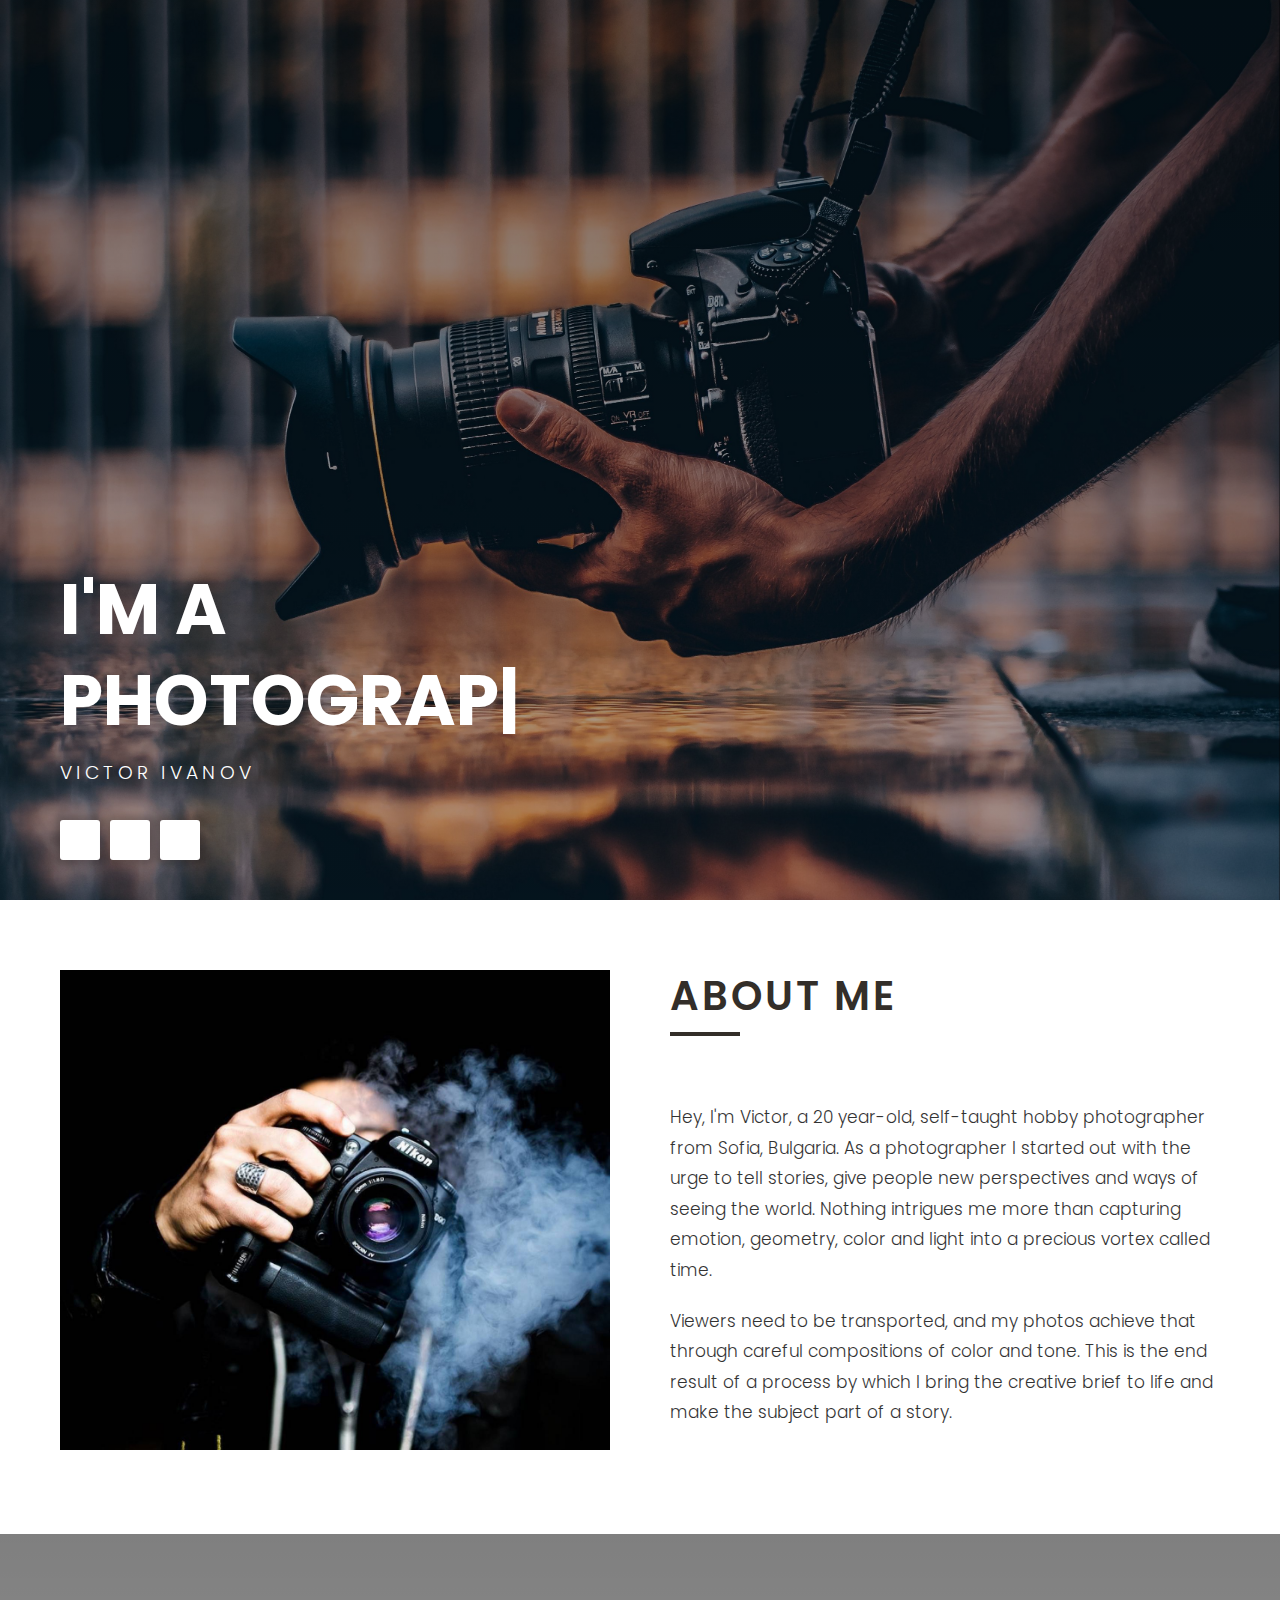
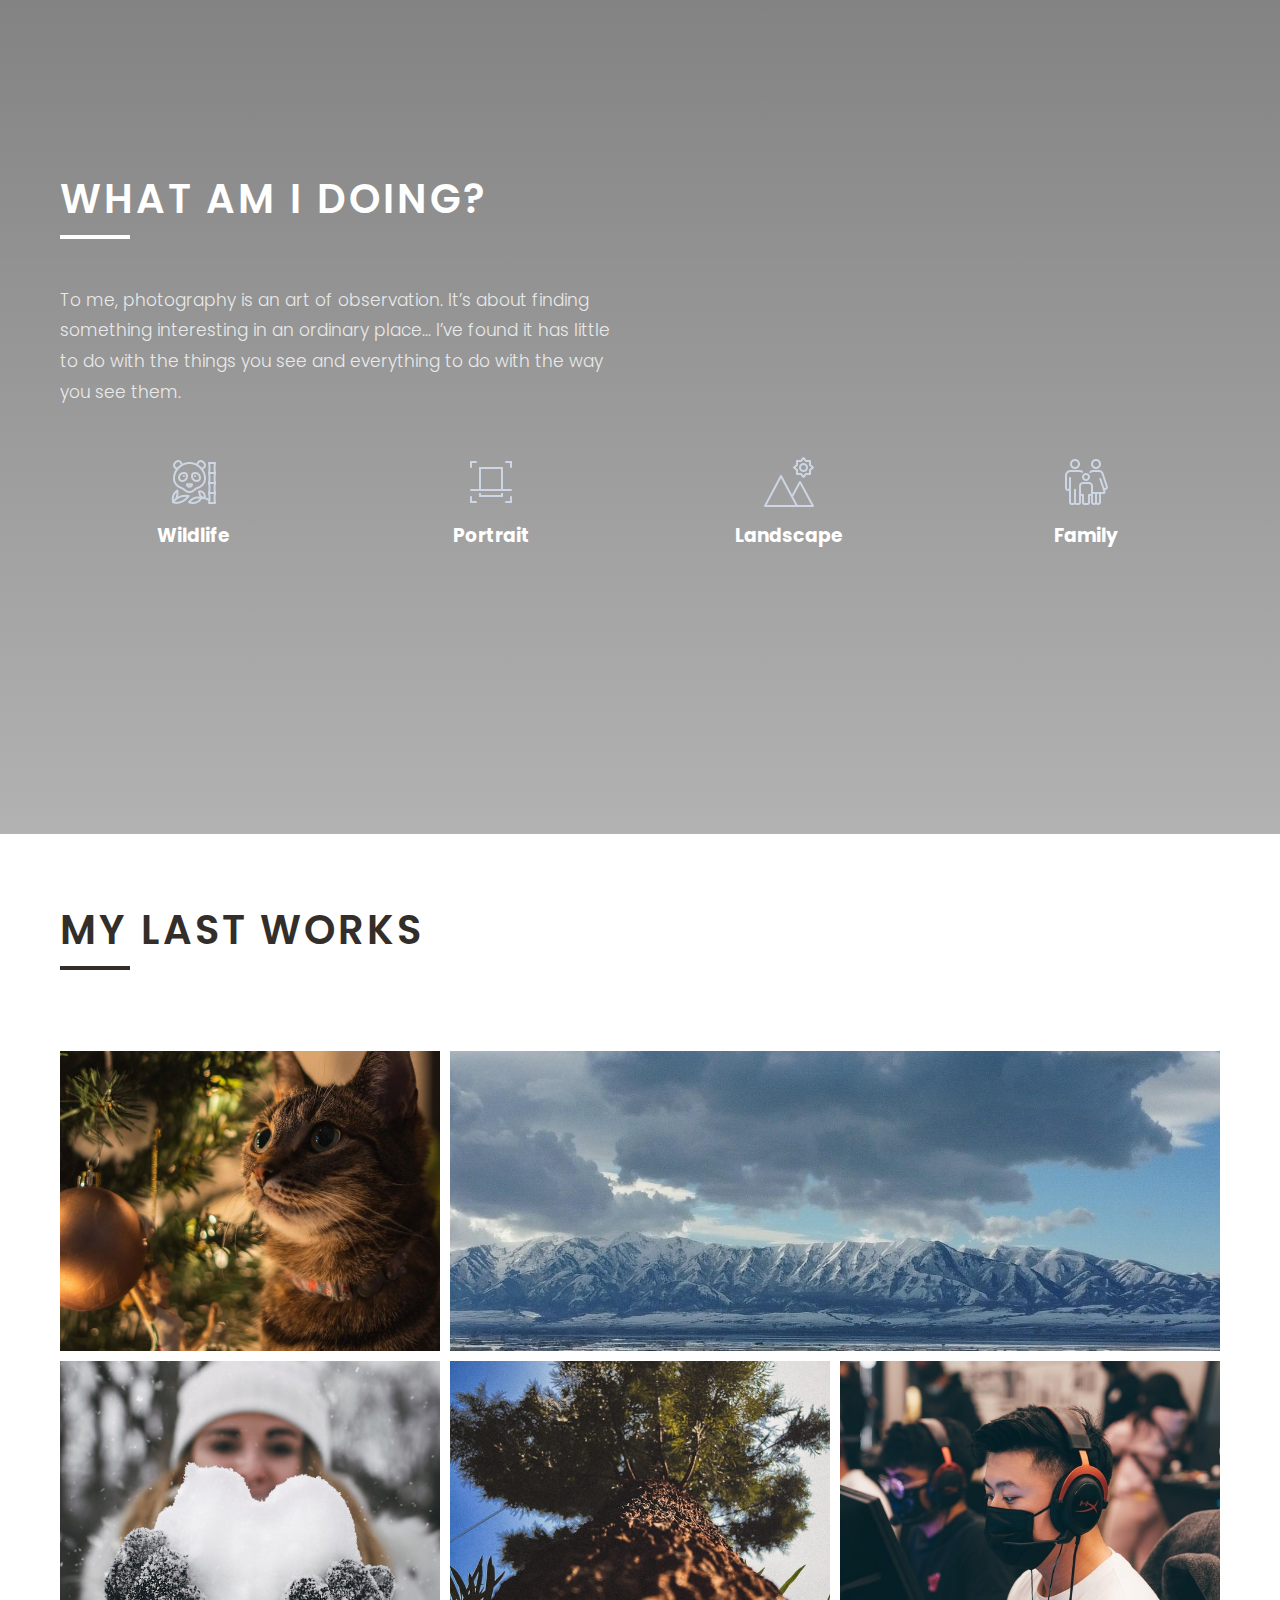
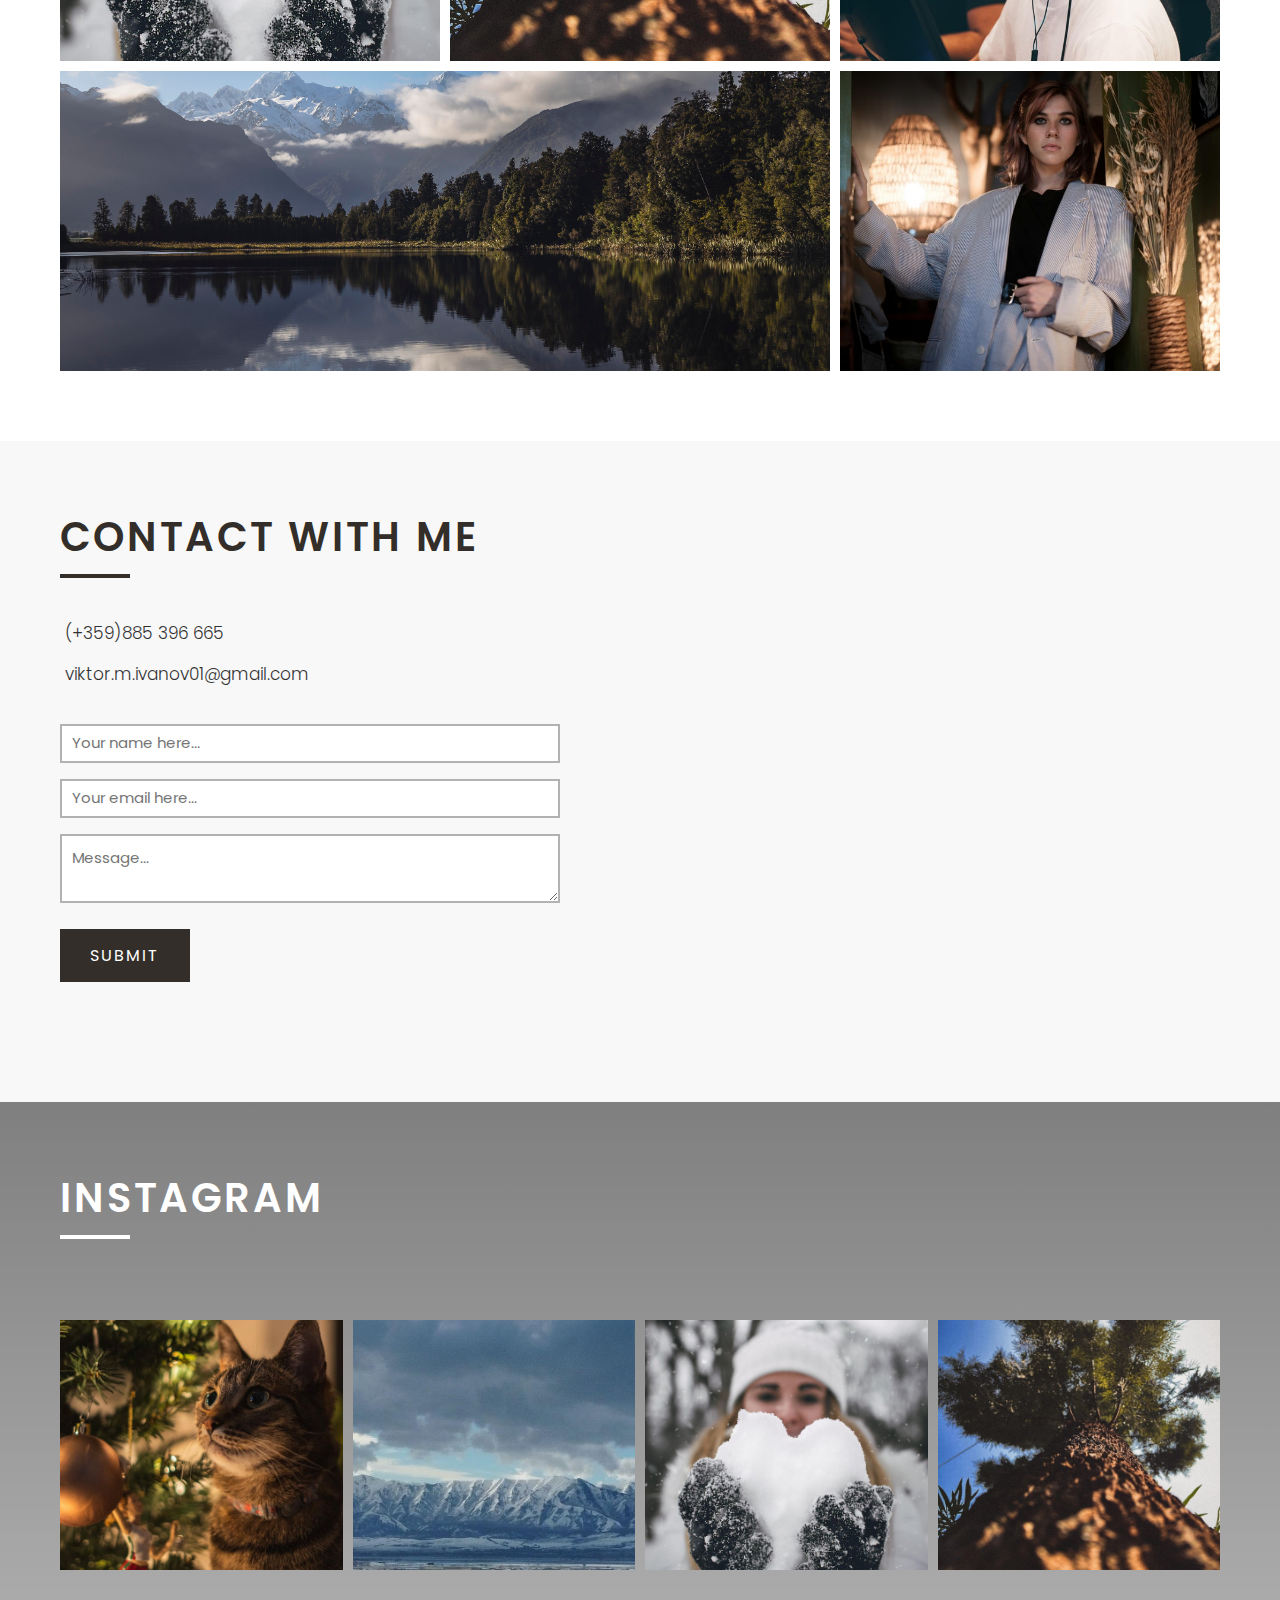
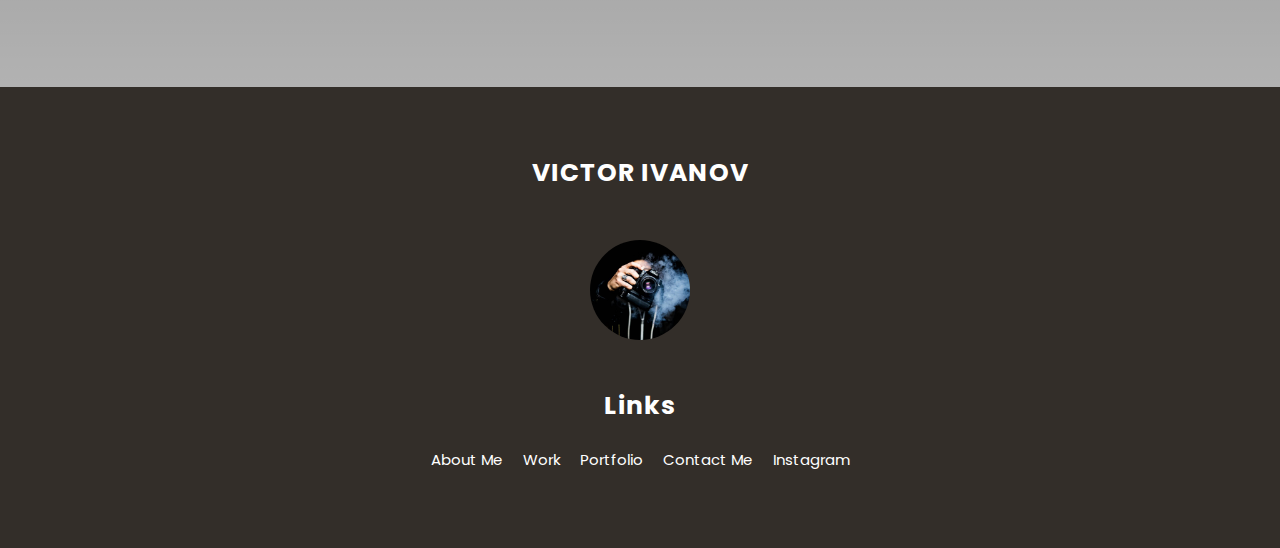
<file: index.html>
<!DOCTYPE html>
<html lang="en">

<head>
    <meta charset="UTF-8">
    <meta http-equiv="X-UA-Compatible" content="IE=edge">
    <meta name="viewport" content="width=device-width, initial-scale=1.0">
    <title>Victor Ivanov – Photography</title>
    <!-- font awesome -->
    <link rel="stylesheet" href="https://cdnjs.cloudflare.com/ajax/libs/font-awesome/6.0.0-beta2/css/all.min.css"
        integrity="sha512-YWzhKL2whUzgiheMoBFwW8CKV4qpHQAEuvilg9FAn5VJUDwKZZxkJNuGM4XkWuk94WCrrwslk8yWNGmY1EduTA=="
        crossorigin="anonymous" referrerpolicy="no-referrer" />
    <link rel="stylesheet" href="css/style.css">
    <link rel="icon" type="image/png" href="images/favicon-cam.png" />

</head>

<body>

    <!-- header -->
    <header id="header" class="vh-100 flex">
        <div class="container">
            <div class="header-content">
                <h1>I'm a<br><span class="typewrite" data-loop="yes" data-speed="100" data-delay="2000"
                        data-words='["photographer", "videographer", "video editor"]'></span></h1>
                <h3>Victor Ivanov</h3>

                <ul class="social-links">
                    <li>
                        <a href="https://www.facebook.com/viktor.ivanov.5264/" target="_blank" class="flex">
                            <i class="fab fa-facebook-f"></i>
                        </a>
                    </li>

                    <li>
                        <a href="https://www.instagram.com/vikoo.ivanov/" target="_blank" class="flex">
                            <i class="fab fa-instagram"></i>
                        </a>
                    </li>

                    <li>
                        <a href="https://www.x.com/vikoo.ivanov/" target="_blank" class="flex">
                            <i class="fab fa-x"></i>
                        </a>
                    </li>

                </ul>
            </div>
        </div>
    </header>
    <!-- end of header -->

    <!-- main content -->
    <main>
        <!-- about section -->
        <section id="about" class="about py-7">
            <div class="container">
                <div class="about-content grid">
                    <div class="about-left">
                        <img src="images/about-pic.jpg" alt="">
                    </div>
                    <div class="about-right">
                        <div class="title">
                            <h2>About Me</h2>
                        </div>
                        <p class="lead"></p>
                        <p class="lead">Hey, I'm Victor, a 20 year-old, self-taught hobby photographer from Sofia,
                            Bulgaria. As a photographer I started out with the urge to tell stories, give people new
                            perspectives and ways of seeing the world. Nothing intrigues me more than capturing emotion,
                            geometry, color and light into a precious vortex called time.</p>
                        <p class="lead">Viewers need to be transported, and my photos achieve that through careful
                            compositions of color and tone. This is the end result of a process by which I bring the
                            creative brief to life and make the subject part of a story.</p>
                        <a href="#work" class="btn-down">
                            <i class="fas fa-chevron-down"></i>
                        </a>
                    </div>
                </div>
            </div>
        </section>
        <!-- end of about section -->

        <!-- work section -->
        <section id="work" class="vh-100 flex py-7">
            <div class="container">
                <div class="work-content">
                    <div class="title">
                        <h2>what am i doing?</h2>
                    </div>
                    <ul class="work-top grid">
                        <li class="lead"></i> To me, photography is an art of observation. It’s about finding something
                            interesting in an ordinary place… I’ve found it has little to do with the things you see and
                            everything to do with the way you see them.</li>
                    </ul>

                    <div class="work-bottom grid">
                        <div>
                            <span class="icon"><img src="images/wildlife-icon.png"></span>
                            <h3>Wildlife</h3>
                        </div>
                        <div>
                            <span class="icon"><img src="images/portrait-icon.png"></span>
                            <h3>Portrait</h3>
                        </div>
                        <div>
                            <span class="icon"><img src="images/landscape-icon.png"></span>
                            <h3>Landscape</h3>
                        </div>
                        <div>
                            <span class="icon"><img src="images/family-icon.png"></span>
                            <h3>Family</h3>
                        </div>
                    </div>
                    <a href="#portfolio" class="btn-down btn-down-white">
                        <i class="fas fa-chevron-down"></i>
                    </a>
                </div>
            </div>
        </section>
        <!-- end of work section -->

        <!-- portfolio section -->
        <section id="portfolio" class="vh-100 py-7">
            <div class="container">
                <div class="portfolio-content">
                    <div class="title">
                        <h2>my last works</h2>
                        <a href="#contact" class="btn-down">
                            <i class="fas fa-chevron-down"></i>
                        </a>
                    </div>

                    <div class="portfolio-grid grid">
                        <div><img src="images/port-1.jpg"></div>
                        <div><img src="images/port-2.jpg"></div>
                        <div><img src="images/port-3.jpg"></div>
                        <div><img src="images/port-4.jpg"></div>
                        <div><img src="images/port-5.jpg"></div>
                        <div><img src="images/port-6.jpg"></div>
                        <div><img src="images/port-7.jpg"></div>
                    </div>
                </div>
            </div>
        </section>
        <!-- end of portfolio section -->

        <!-- contact section -->
        <section id="contact" class="py-7">
            <div class="container">
                <div class="contact-content flex">
                    <div class="contact-left">
                        <div class="title">
                            <h2>contact with me</h2>

                        </div>
                        <p class="lead"><i class="fas fa-phone-alt"></i> (+359)885 396 665 </p>
                        <p class="lead"><i class="fas fa-envelope"></i> viktor.m.ivanov01@gmail.com </p>
                        <form action="">
                            <input type="text" class="form-control" placeholder="Your name here...">
                            <input type="email" class="form-control" placeholder="Your email here...">
                            <textarea name="message" class="form-control" cols="30" rows="3"
                                placeholder="Message..."></textarea>
                            <input type="submit" class="btn-submit btn" value="Submit">
                        </form>

                    </div>

                    <div class="contact-right">
                        <div class="map-container">
                            <iframe
                                src="https://www.google.com/maps/embed?pb=!1m18!1m12!1m3!1d2932.876930770434!2d23.3190108!3d42.6851492!2m3!1f0!2f0!3f0!3m2!1i1024!2i768!4f13.1!3m3!1m2!1s0x40aa850fb6af8ebb%3A0x87a301b7860955b9!2sNational%20Palace%20of%20Culture%20(NDK)!5e0!3m2!1sen!2sbg!4v1763724221720!5m2!1sen!2sbg"
                                allowfullscreen="" loading="lazy" referrerpolicy="no-referrer-when-downgrade">
                            </iframe>
                        </div>

                        <a href="#insta" class="btn-down">
                            <i class="fas fa-chevron-down"></i>
                        </a>
                    </div>
                </div>
            </div>
        </section>
        <!-- end of contact section -->

        <!-- instagram section -->
        <section id="insta" class="py-7">
            <div class="container">
                <div class="insta-content">
                    <div class="title">
                        <h2>instagram</h2>
                        <a href="#footer" class="btn-down btn-down-white">
                            <i class="fas fa-chevron-down"></i>
                        </a>
                    </div>
                    <div class="insta-grid grid">
                        <div>
                            <a href="https://www.instagram.com/p/POST_ID_1/" target="_blank">
                                <img src="images/port-1.jpg" alt="">
                            </a>
                        </div>
                        <div>
                            <a href="https://www.instagram.com/p/POST_ID_2/" target="_blank">
                                <img src="images/port-2.jpg" alt="">
                            </a>
                        </div>
                        <div>
                            <a href="https://www.instagram.com/p/POST_ID_3/" target="_blank">
                                <img src="images/port-3.jpg" alt="">
                            </a>
                        </div>
                        <div>
                            <a href="https://www.instagram.com/p/POST_ID_4/" target="_blank">
                                <img src="images/port-4.jpg" alt="">
                            </a>
                        </div>
                    </div>
                </div>
            </div>
        </section>
        <!-- end of instagram section -->
    </main>
    <!-- end of main content -->

    <!-- footer -->
    <footer id="footer" class="py-7">
        <div class="container">
            <div class="footer-content">
                <div>
                    <h3>VICTOR IVANOV</h3>
                    <div><img src="images/about-pic.jpg"></div>
                </div>

                <div>
                    <h3>Links</h3>
                    <ul class="flex">
                        <li><a href="#about">About Me</a></li>
                        <li><a href="#work">Work</a></li>
                        <li><a href="#portfolio">Portfolio</a></li>
                        <li><a href="#contact">Contact Me</a></li>
                        <li><a href="#insta">Instagram</a></li>
                    </ul>
                </div>
            </div>
        </div>
    </footer>
    <!-- end of footer -->


    <!-- typewriting js -->
    <script src="typewriting-master/typewriting.js"></script>
</body>

</html>
</file>
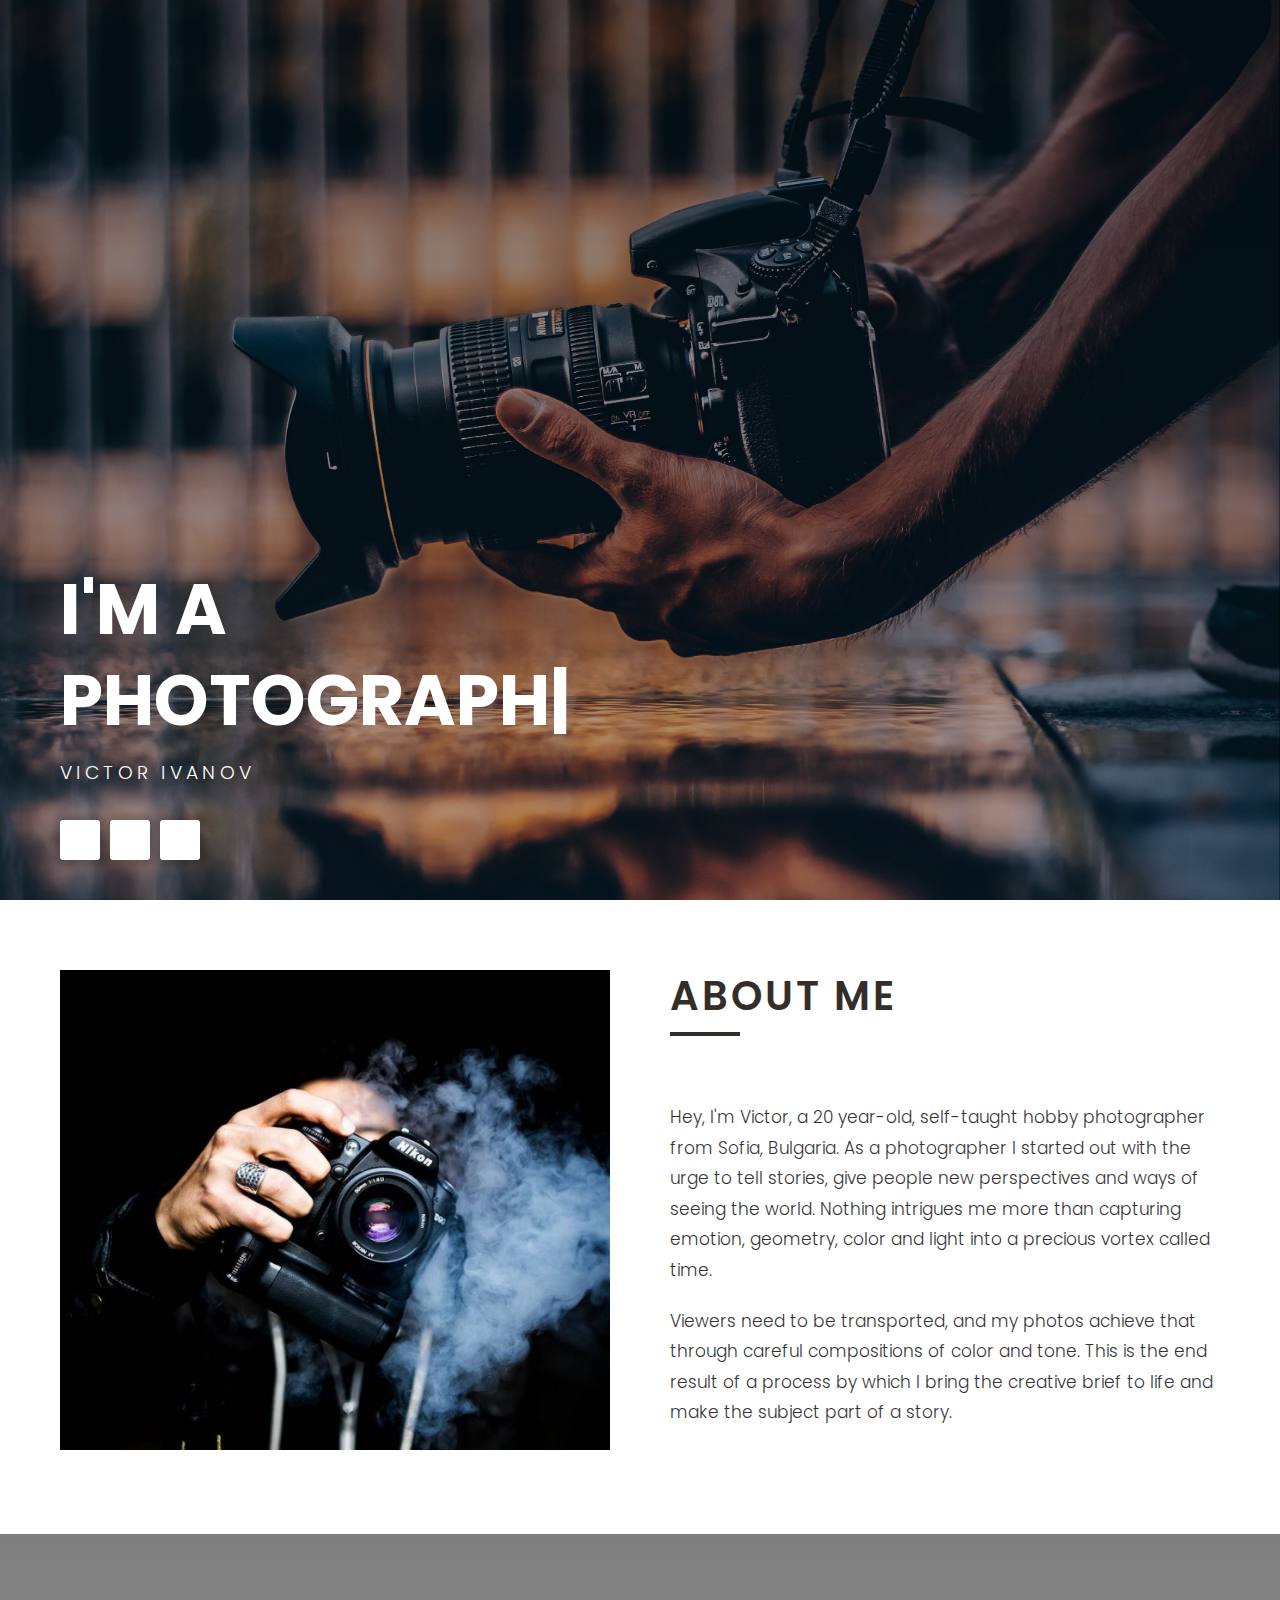
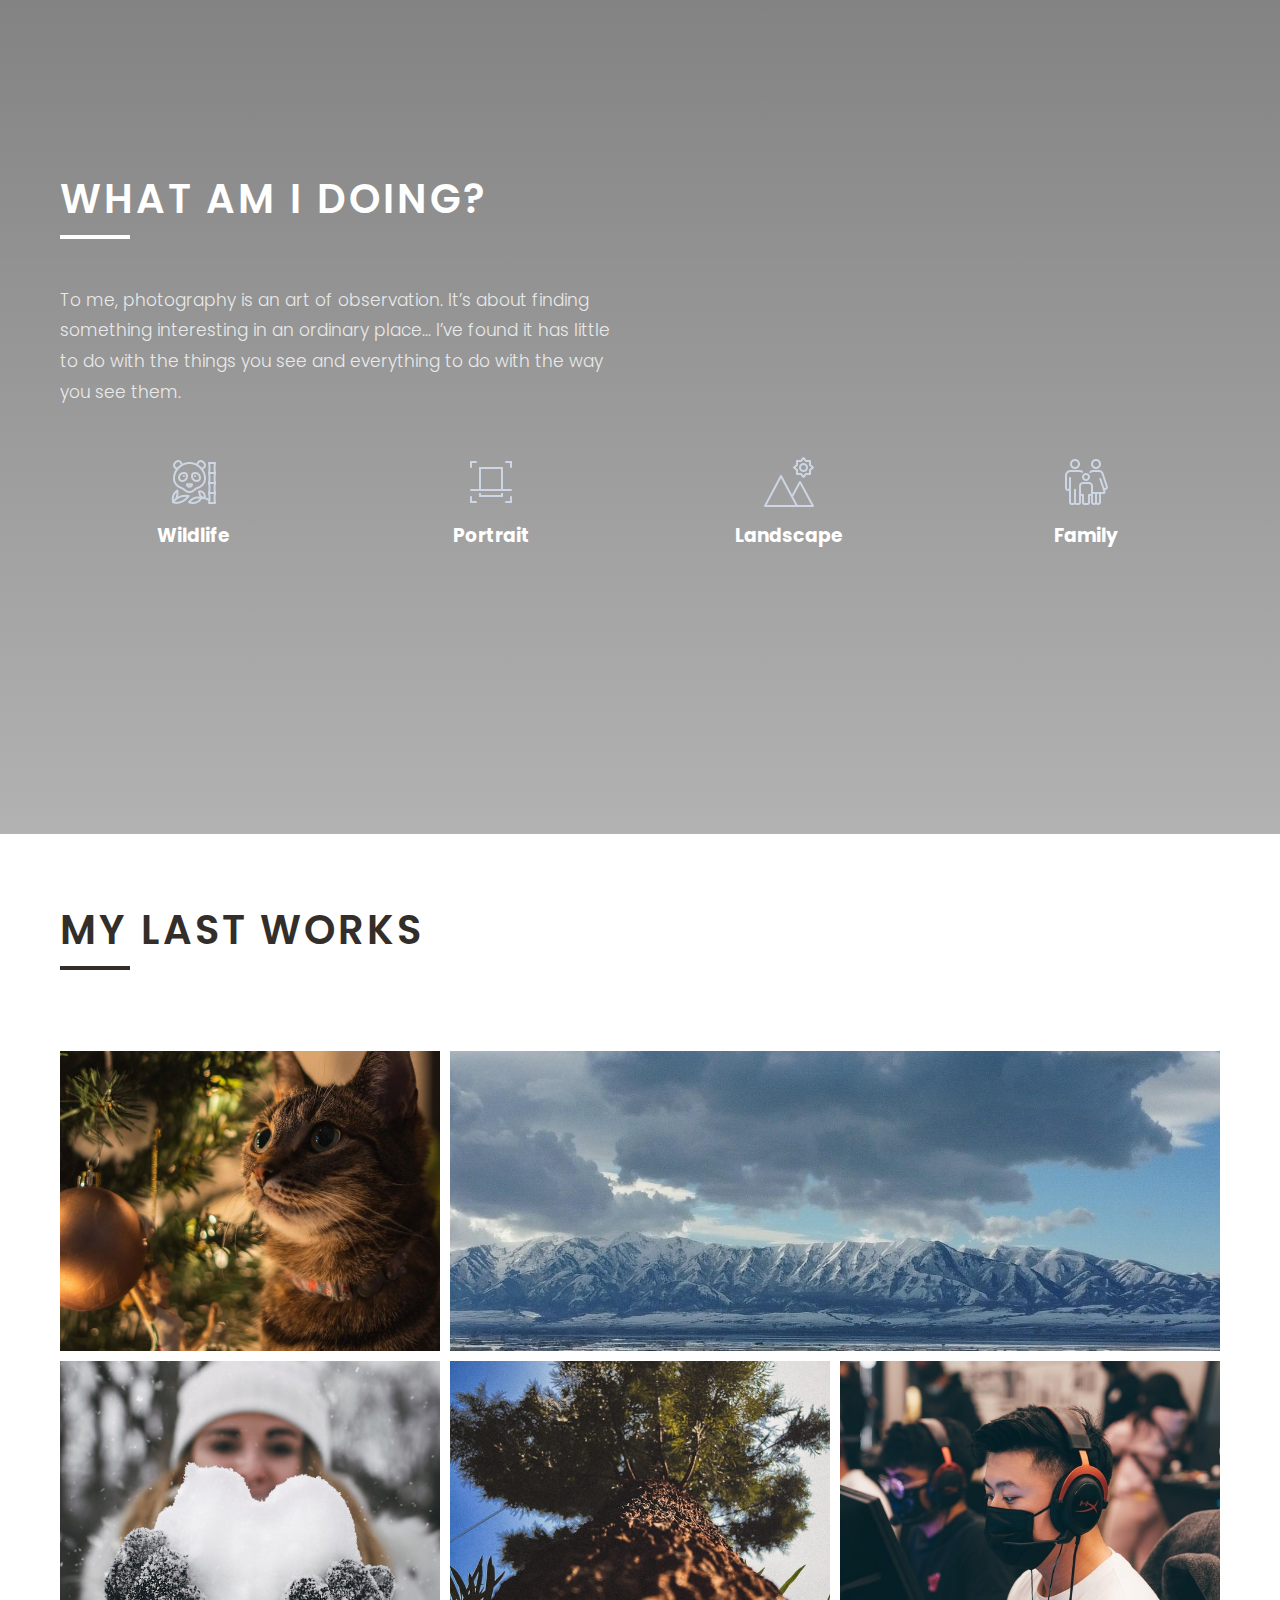
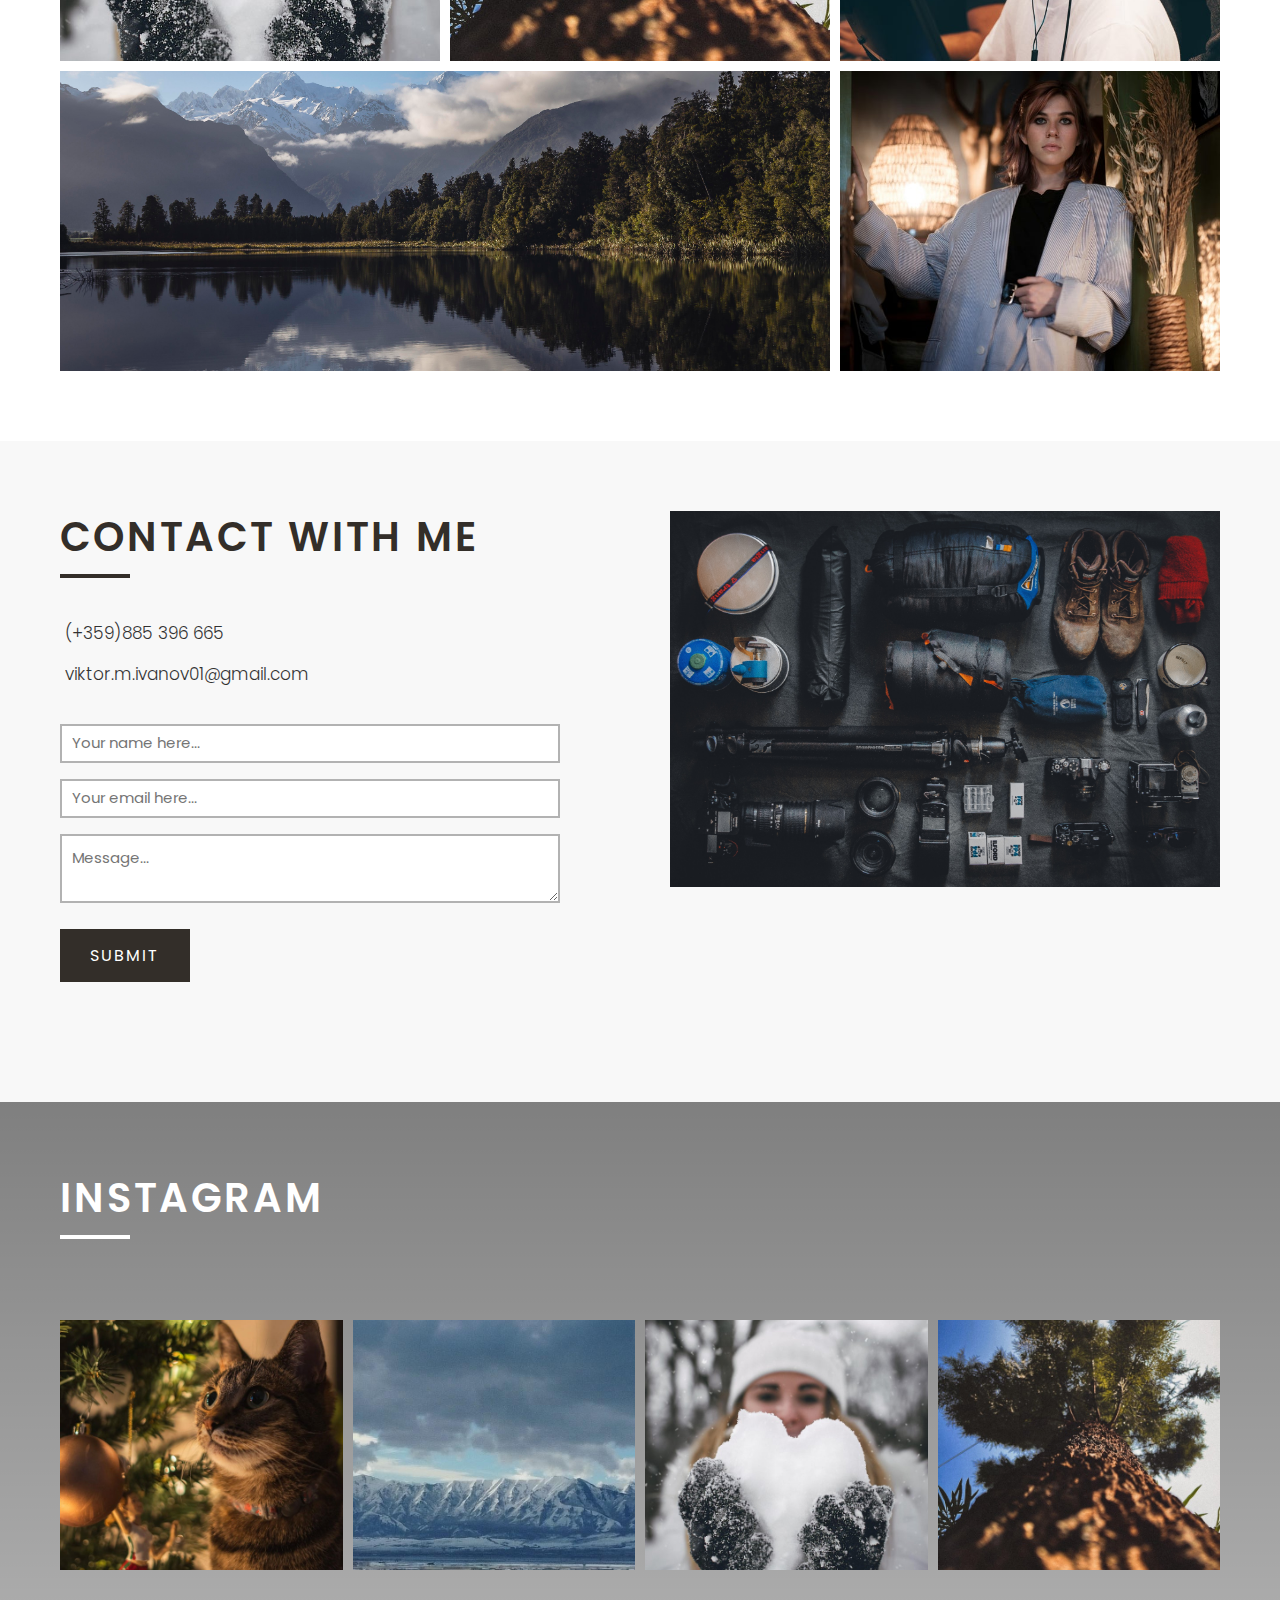
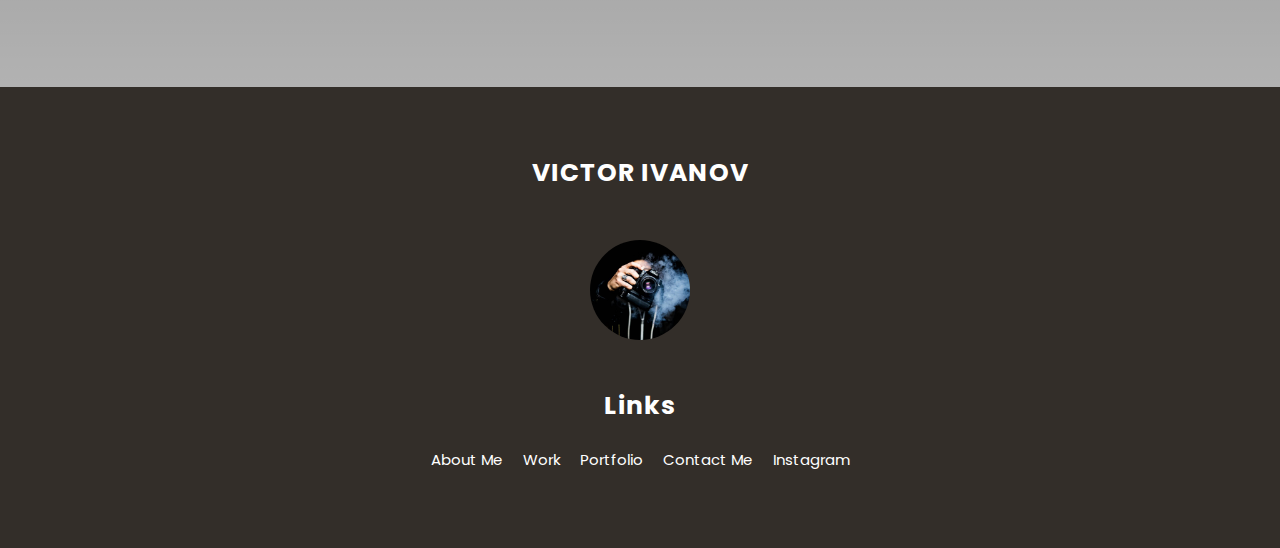
<file: photography site/index.html>
<!DOCTYPE html>
<html lang="en">

<head>
    <meta charset="UTF-8">
    <meta http-equiv="X-UA-Compatible" content="IE=edge">
    <meta name="viewport" content="width=device-width, initial-scale=1.0">
    <title>Victor Ivanov – Photography</title>
    <!-- font awesome -->
    <link rel="stylesheet" href="https://cdnjs.cloudflare.com/ajax/libs/font-awesome/6.0.0-beta2/css/all.min.css"
        integrity="sha512-YWzhKL2whUzgiheMoBFwW8CKV4qpHQAEuvilg9FAn5VJUDwKZZxkJNuGM4XkWuk94WCrrwslk8yWNGmY1EduTA=="
        crossorigin="anonymous" referrerpolicy="no-referrer" />
    <link rel="stylesheet" href="css/style.css">
    <link rel="icon" type="image/png" href="images/favicon-cam.png" />

</head>

<body>

    <!-- header -->
    <header id="header" class="vh-100 flex">
        <div class="container">
            <div class="header-content">
                <h1>I'm a<br><span class="typewrite" data-loop="yes" data-speed="100" data-delay="2000"
                        data-words='["photographer", "videographer", "video editor"]'></span></h1>
                <h3>Victor Ivanov</h3>

                <ul class="social-links">
                    <li>
                        <a href="https://www.facebook.com/viktor.ivanov.5264/" target="_blank" class="flex">
                            <i class="fab fa-facebook-f"></i>
                        </a>
                    </li>

                    <li>
                        <a href="https://www.instagram.com/vikoo.ivanov/" target="_blank" class="flex">
                            <i class="fab fa-instagram"></i>
                        </a>
                    </li>

                    <li>
                        <a href="https://www.x.com/vikoo.ivanov/" target="_blank" class="flex">
                            <i class="fab fa-x"></i>
                        </a>
                    </li>

                </ul>
            </div>
        </div>
    </header>
    <!-- end of header -->

    <!-- main content -->
    <main>
        <!-- about section -->
        <section id="about" class="about py-7">
            <div class="container">
                <div class="about-content grid">
                    <div class="about-left">
                        <img src="images/about-pic.jpg" alt="">
                    </div>
                    <div class="about-right">
                        <div class="title">
                            <h2>About Me</h2>
                        </div>
                        <p class="lead"></p>
                        <p class="lead">Hey, I'm Victor, a 20 year-old, self-taught hobby photographer from Sofia,
                            Bulgaria. As a photographer I started out with the urge to tell stories, give people new
                            perspectives and ways of seeing the world. Nothing intrigues me more than capturing emotion,
                            geometry, color and light into a precious vortex called time.</p>
                        <p class="lead">Viewers need to be transported, and my photos achieve that through careful
                            compositions of color and tone. This is the end result of a process by which I bring the
                            creative brief to life and make the subject part of a story.</p>
                        <a href="#work" class="btn-down">
                            <i class="fas fa-chevron-down"></i>
                        </a>
                    </div>
                </div>
            </div>
        </section>
        <!-- end of about section -->

        <!-- work section -->
        <section id="work" class="vh-100 flex py-7">
            <div class="container">
                <div class="work-content">
                    <div class="title">
                        <h2>what am i doing?</h2>
                    </div>
                    <ul class="work-top grid">
                        <li class="lead"></i> To me, photography is an art of observation. It’s about finding something
                            interesting in an ordinary place… I’ve found it has little to do with the things you see and
                            everything to do with the way you see them.</li>
                    </ul>

                    <div class="work-bottom grid">
                        <div>
                            <span class="icon"><img src="images/wildlife-icon.png"></span>
                            <h3>Wildlife</h3>
                        </div>
                        <div>
                            <span class="icon"><img src="images/portrait-icon.png"></span>
                            <h3>Portrait</h3>
                        </div>
                        <div>
                            <span class="icon"><img src="images/landscape-icon.png"></span>
                            <h3>Landscape</h3>
                        </div>
                        <div>
                            <span class="icon"><img src="images/family-icon.png"></span>
                            <h3>Family</h3>
                        </div>
                    </div>
                    <a href="#portfolio" class="btn-down btn-down-white">
                        <i class="fas fa-chevron-down"></i>
                    </a>
                </div>
            </div>
        </section>
        <!-- end of work section -->

        <!-- portfolio section -->
        <section id="portfolio" class="vh-100 py-7">
            <div class="container">
                <div class="portfolio-content">
                    <div class="title">
                        <h2>my last works</h2>
                        <a href="#contact" class="btn-down">
                            <i class="fas fa-chevron-down"></i>
                        </a>
                    </div>

                    <div class="portfolio-grid grid">
                        <div><img src="images/port-1.jpg"></div>
                        <div><img src="images/port-2.jpg"></div>
                        <div><img src="images/port-3.jpg"></div>
                        <div><img src="images/port-4.jpg"></div>
                        <div><img src="images/port-5.jpg"></div>
                        <div><img src="images/port-6.jpg"></div>
                        <div><img src="images/port-7.jpg"></div>
                    </div>
                </div>
            </div>
        </section>
        <!-- end of portfolio section -->

        <!-- contact section -->
        <section id="contact" class="py-7">
            <div class="container">
                <div class="contact-content flex">
                    <div class="contact-left">
                        <div class="title">
                            <h2>contact with me</h2>

                        </div>
                        <p class="lead"><i class="fas fa-phone-alt"></i> (+359)885 396 665 </p>
                        <p class="lead"><i class="fas fa-envelope"></i> viktor.m.ivanov01@gmail.com </p>
                        <form action="">
                            <input type="text" class="form-control" placeholder="Your name here...">
                            <input type="email" class="form-control" placeholder="Your email here...">
                            <textarea name="message" class="form-control" cols="30" rows="3"
                                placeholder="Message..."></textarea>
                            <input type="submit" class="btn-submit btn" value="Submit">
                        </form>

                    </div>

                    <div class="contact-right">
                        <img src="images/contact-pic.jpg" alt="contact image">
                        <a href="#insta" class="btn-down">
                            <i class="fas fa-chevron-down"></i>
                        </a>
                    </div>
                </div>
            </div>
        </section>
        <!-- end of contact section -->

        <!-- instagram section -->
        <section id="insta" class="py-7">
            <div class="container">
                <div class="insta-content">
                    <div class="title">
                        <h2>instagram</h2>
                        <a href="#footer" class="btn-down btn-down-white">
                            <i class="fas fa-chevron-down"></i>
                        </a>
                    </div>
                    <div class="insta-grid grid">
                        <div>
                            <a href="https://www.instagram.com/p/POST_ID_1/" target="_blank">
                                <img src="images/port-1.jpg" alt="">
                            </a>
                        </div>
                        <div>
                            <a href="https://www.instagram.com/p/POST_ID_2/" target="_blank">
                                <img src="images/port-2.jpg" alt="">
                            </a>
                        </div>
                        <div>
                            <a href="https://www.instagram.com/p/POST_ID_3/" target="_blank">
                                <img src="images/port-3.jpg" alt="">
                            </a>
                        </div>
                        <div>
                            <a href="https://www.instagram.com/p/POST_ID_4/" target="_blank">
                                <img src="images/port-4.jpg" alt="">
                            </a>
                        </div>
                    </div>
                </div>
            </div>
        </section>
        <!-- end of instagram section -->
    </main>
    <!-- end of main content -->

    <!-- footer -->
    <footer id="footer" class="py-7">
        <div class="container">
            <div class="footer-content">
                <div>
                    <h3>VICTOR IVANOV</h3>
                    <div><img src="images/about-pic.jpg"></div>
                </div>

                <div>
                    <h3>Links</h3>
                    <ul class="flex">
                        <li><a href="#about">About Me</a></li>
                        <li><a href="#work">Work</a></li>
                        <li><a href="#portfolio">Portfolio</a></li>
                        <li><a href="#contact">Contact Me</a></li>
                        <li><a href="#insta">Instagram</a></li>
                    </ul>
                </div>
            </div>
        </div>
    </footer>
    <!-- end of footer -->


    <!-- typewriting js -->
    <script src="typewriting-master/typewriting.js"></script>
</body>

</html>
</file>
<file: css/style.css>
@import url('https://fonts.googleapis.com/css2?family=Poppins:wght@300;400;500;600;700&display=swap');

:root{
    --transition: all 300ms ease-in-out;
    --dark-color: #332e29;
    --light-color: #fff;
}

*{
    box-sizing: border-box;
    padding: 0;
    margin: 0;
    outline: 0;
}
html{
    font-size: 10px;
    scroll-behavior: smooth;
}
body{
    font-size: 1.6rem;
    font-family: 'Poppins', sans-serif;
    line-height: 1.6;
}

button, .btn{
    cursor: pointer;
    border: none;
    background: transparent;
}
ul{
    list-style-type: none;
}
a{
    text-decoration: none;
    color: var(--dark-color);
}
img{
    width: 100%;
    display: block;
}
.container{
    max-width: 1200px;
    margin: 0 auto;
    padding: 0 2rem;
}
.vh-100{
    min-height: 100vh;
}
h1, h2, h3{
    margin-top: 0;
    line-height: 1.3;
    margin-bottom: 2rem;
    color: var(--dark-color);
}
.flex{
    display: flex;
    align-items: center;
    justify-content: center;
}
.py-7{
    padding: 7rem 0;
}
.grid{
    display: grid;
    grid-template-columns: repeat(1, 1fr);
    gap: 1rem;
}
.lead{
    opacity: 0.8;
    padding: 1rem 0;
    font-size: 1.7rem;
    font-weight: 300;
    line-height: 1.8;
    
}

/* header */
#header{
    background: linear-gradient(rgba(0, 0, 0, 0.5), rgba(0, 0, 0, 0.3)), url('../images/header-banner.jpg') center/cover no-repeat fixed;
    justify-content: flex-start;
    align-items: flex-end;
}
#header .container{
    width: 100%;
}
.header-content{
    padding-bottom: 4rem;
}
.header-content h1{
    font-size: 4.5rem;
    margin-bottom: 0;
    text-transform: uppercase;
    color: var(--light-color);
}
.header-content h3{
    color: var(--light-color);
    font-weight: 300;
    letter-spacing: 4px;
    text-transform: uppercase;
    margin-top: 1.5rem;
}
.social-links{
    display: flex;
    margin-top: 3.5rem;
}
.social-links li a{
    width: 40px;
    height: 40px;
    background-color: var(--light-color);
    margin-right: 1rem;
    border-radius: .3rem;
    box-shadow: 0 0 6px 5px rgba(0, 0, 0, 0.2);
    transition: var(--transition);
}
.social-links li a:hover{
    opacity: 0.9;
}

/* about */
.about-left{
    margin-bottom: 4rem;
    height: 480px;
    overflow: hidden;
}
/* button down and title -reusable */
.btn-down{
    font-size: 3rem;
    display: inline-block;
    margin-top: 1rem;
    transition: var(--transition);
}
.btn-down:hover{
    opacity: 0.8;
    transform: translateY(5px);
}
.btn-down-white{
    color: var(--light-color);
}
.title{
    margin-bottom: 5rem;
}
.title h2{
    text-transform: uppercase;
    letter-spacing: 3px;
    font-weight: 600;
    position: relative;
}
.title h2::after{
    position: absolute;
    content: "";
    top: 120%;
    left: 0;
    width: 70px;
    height: 4px;
    background-color: var(--dark-color);
}

/* work */
#work{
    background: linear-gradient(rgba(0, 0, 0, 0.5), rgba(0, 0, 0, 0.3)), url('../images/work-pic.jpg') center/cover no-repeat fixed;
    color: var(--light-color);
}
#work .title h2, #work h3{
    color: var(--light-color);
}
#work .title h2::after{
    background: var(--light-color);
}
.work-bottom{
    margin-top: 4rem;
    text-align: center;
}
.work-bottom > div .icon img{
    width: 50px;
    margin: 0 auto 1.7rem auto;
}
/* portfolio */
.portfolio-grid > div{
    transition: var(--transition);
}
.portfolio-grid > div:hover{
    transform: scale(0.9);
}

/* contact */
#contact{
    background-color: rgb(248, 248, 248);
}
.contact-content{
    flex-direction: column;
    align-items: stretch;
}
.contact-left{
    margin-bottom: 5rem;
}
.contact-left .lead{
    padding: 0.5rem;
}
.contact-left form{
    margin-top: 3rem;
}
.contact-left form .form-control{
    display: block;
    margin: 1.6rem 0;
    border: 2px solid rgba(0, 0, 0, 0.3);
    padding: 1rem;
    width: 100%;
}
.contact-left form .form-control::placeholder{
    font-size: 15px;
    font-family: 'Poppins', sans-serif;
}
.contact-left .btn-submit{
    padding: 1.4rem 3rem;
    font-family: 'Poppins', sans-serif;
    background-color: var(--dark-color);
    color: var(--light-color);
    margin-top: 1rem;
    text-transform: uppercase;
    letter-spacing: 2px;
    font-size: 1.6rem;
    transition: var(--transition);
}
.contact-left .btn-submit:hover{
    background-color: #000;
}

/* Google Map replacing the image */
.map-container {
    width: 100%;
    height: 350px;
    border-radius: 10px;
    overflow: hidden;
    margin-top: 2rem;
}

.map-container iframe {
    width: 100%;
    height: 100%;
    border: 0;
}

/* insta */

#insta{
    background: linear-gradient(rgba(0, 0, 0, 0.5), rgba(0, 0, 0, 0.3)), url('../images/insta-pic.jpg') center/cover no-repeat fixed;
    min-height: 65vh;
}
#insta .title h2{
    color: var(--light-color);
}
#insta .title h2::after{
    background-color: var(--light-color);
}
.insta-grid > div{
    height: 400px;
    overflow: hidden;
    transition: var(--transition);
}
.insta-grid > div img{
    height: 100%;
    object-fit: cover;
}
.insta-grid > div:hover{
    transform: scale(0.9);
}

/* footer */
#footer{
    background-color: var(--dark-color);
    color: var(--light-color);
}
.footer-content{
    text-align: center;
}
.footer-content h3{
    color: var(--light-color);
    font-size: 2.5rem;
    letter-spacing: 1px;
}
.footer-content ul{
    flex-direction: column;
}
.footer-content ul li a{
    color: var(--light-color);
    font-size: 1.5rem;
    transition: var(--transition);
}
.footer-content ul li a:hover{
    opacity: 0.7;
}
.footer-content ul li{
    margin: .5rem 1rem;
}
.footer-content > div:first-child{
    margin-bottom: 3rem;
}
.footer-content > div:first-child div{
    width: 100px;
    height: 100px;
    overflow: hidden;
    margin: 5rem auto;
    border-radius: 50%;
}


/* Media Queries */

@media(min-width: 450px){
    .work-bottom{
        grid-template-columns: repeat(2, 1fr);
        column-gap: 3rem;
        row-gap: 0;
    }
}
@media(min-width: 576px){
    .title h2{
        font-size: 4rem;
    }
    .work-bottom{
        grid-template-columns: repeat(4, 1fr);
    }
    .portfolio-grid{
        grid-template-columns: repeat(2, 1fr);
    }
    .portfolio-grid > div{
        height: 300px;
        overflow: hidden;
    }
    .portfolio-grid > div img{
        height: 100%;
        object-fit: cover;
    }
    .contact-left form .form-control{
        max-width: 500px;
    }
    .footer-content ul{
        flex-direction: row;
    }

}

@media(min-width: 768px){
    .header-content h1{
        font-size: 7rem;
    }
    .about-content, .work-top{
        grid-template-columns: repeat(2, 1fr);
        column-gap: 6rem;
        row-gap: 0;
    }
    .about-left{
        margin-bottom: 0;
    }
    .contact-content{
        flex-direction: row;
    }
    .contact-right{
        padding-left: 3rem;
        width: 50%;
    }
    .contact-left{
        width: 50%;
    }
    .insta-grid{
        grid-template-columns: repeat(2, 1fr);
    }
}

@media(min-width: 992px){
    .insta-grid{
        grid-template-columns: repeat(4, 1fr);
    }
    .insta-grid > div{
        height: 250px;
    }
}

@media(min-width: 1200px){
    .portfolio-grid{
        grid-template-columns: repeat(3, 1fr);
    }
    .portfolio-grid > div:nth-child(2){
        grid-column: 2 / 4;
    }
    .portfolio-grid > div:nth-child(6){
        grid-column: 1 / 3;
    }
}
</file>
<file: photography site/css/style.css>
@import url('https://fonts.googleapis.com/css2?family=Poppins:wght@300;400;500;600;700&display=swap');

:root{
    --transition: all 300ms ease-in-out;
    --dark-color: #332e29;
    --light-color: #fff;
}

*{
    box-sizing: border-box;
    padding: 0;
    margin: 0;
    outline: 0;
}
html{
    font-size: 10px;
    scroll-behavior: smooth;
}
body{
    font-size: 1.6rem;
    font-family: 'Poppins', sans-serif;
    line-height: 1.6;
}

button, .btn{
    cursor: pointer;
    border: none;
    background: transparent;
}
ul{
    list-style-type: none;
}
a{
    text-decoration: none;
    color: var(--dark-color);
}
img{
    width: 100%;
    display: block;
}
.container{
    max-width: 1200px;
    margin: 0 auto;
    padding: 0 2rem;
}
.vh-100{
    min-height: 100vh;
}
h1, h2, h3{
    margin-top: 0;
    line-height: 1.3;
    margin-bottom: 2rem;
    color: var(--dark-color);
}
.flex{
    display: flex;
    align-items: center;
    justify-content: center;
}
.py-7{
    padding: 7rem 0;
}
.grid{
    display: grid;
    grid-template-columns: repeat(1, 1fr);
    gap: 1rem;
}
.lead{
    opacity: 0.8;
    padding: 1rem 0;
    font-size: 1.7rem;
    font-weight: 300;
    line-height: 1.8;
    
}

/* header */
#header{
    background: linear-gradient(rgba(0, 0, 0, 0.5), rgba(0, 0, 0, 0.3)), url('../images/header-banner.jpg') center/cover no-repeat fixed;
    justify-content: flex-start;
    align-items: flex-end;
}
#header .container{
    width: 100%;
}
.header-content{
    padding-bottom: 4rem;
}
.header-content h1{
    font-size: 4.5rem;
    margin-bottom: 0;
    text-transform: uppercase;
    color: var(--light-color);
}
.header-content h3{
    color: var(--light-color);
    font-weight: 300;
    letter-spacing: 4px;
    text-transform: uppercase;
    margin-top: 1.5rem;
}
.social-links{
    display: flex;
    margin-top: 3.5rem;
}
.social-links li a{
    width: 40px;
    height: 40px;
    background-color: var(--light-color);
    margin-right: 1rem;
    border-radius: .3rem;
    box-shadow: 0 0 6px 5px rgba(0, 0, 0, 0.2);
    transition: var(--transition);
}
.social-links li a:hover{
    opacity: 0.9;
}

/* about */
.about-left{
    margin-bottom: 4rem;
    height: 480px;
    overflow: hidden;
}
/* button down and title -reusable */
.btn-down{
    font-size: 3rem;
    display: inline-block;
    margin-top: 1rem;
    transition: var(--transition);
}
.btn-down:hover{
    opacity: 0.8;
    transform: translateY(5px);
}
.btn-down-white{
    color: var(--light-color);
}
.title{
    margin-bottom: 5rem;
}
.title h2{
    text-transform: uppercase;
    letter-spacing: 3px;
    font-weight: 600;
    position: relative;
}
.title h2::after{
    position: absolute;
    content: "";
    top: 120%;
    left: 0;
    width: 70px;
    height: 4px;
    background-color: var(--dark-color);
}

/* work */
#work{
    background: linear-gradient(rgba(0, 0, 0, 0.5), rgba(0, 0, 0, 0.3)), url('../images/work-pic.jpg') center/cover no-repeat fixed;
    color: var(--light-color);
}
#work .title h2, #work h3{
    color: var(--light-color);
}
#work .title h2::after{
    background: var(--light-color);
}
.work-bottom{
    margin-top: 4rem;
    text-align: center;
}
.work-bottom > div .icon img{
    width: 50px;
    margin: 0 auto 1.7rem auto;
}
/* portfolio */
.portfolio-grid > div{
    transition: var(--transition);
}
.portfolio-grid > div:hover{
    transform: scale(0.9);
}

/* contact */
#contact{
    background-color: rgb(248, 248, 248);
}
.contact-content{
    flex-direction: column;
    align-items: stretch;
}
.contact-left{
    margin-bottom: 5rem;
}
.contact-left .lead{
    padding: 0.5rem;
}
.contact-left form{
    margin-top: 3rem;
}
.contact-left form .form-control{
    display: block;
    margin: 1.6rem 0;
    border: 2px solid rgba(0, 0, 0, 0.3);
    padding: 1rem;
    width: 100%;
}
.contact-left form .form-control::placeholder{
    font-size: 15px;
    font-family: 'Poppins', sans-serif;
}
.contact-left .btn-submit{
    padding: 1.4rem 3rem;
    font-family: 'Poppins', sans-serif;
    background-color: var(--dark-color);
    color: var(--light-color);
    margin-top: 1rem;
    text-transform: uppercase;
    letter-spacing: 2px;
    font-size: 1.6rem;
    transition: var(--transition);
}
.contact-left .btn-submit:hover{
    background-color: #000;
}

#insta{
    background: linear-gradient(rgba(0, 0, 0, 0.5), rgba(0, 0, 0, 0.3)), url('../images/insta-pic.jpg') center/cover no-repeat fixed;
    min-height: 65vh;
}
#insta .title h2{
    color: var(--light-color);
}
#insta .title h2::after{
    background-color: var(--light-color);
}
.insta-grid > div{
    height: 400px;
    overflow: hidden;
    transition: var(--transition);
}
.insta-grid > div img{
    height: 100%;
    object-fit: cover;
}
.insta-grid > div:hover{
    transform: scale(0.9);
}

/* footer */
#footer{
    background-color: var(--dark-color);
    color: var(--light-color);
}
.footer-content{
    text-align: center;
}
.footer-content h3{
    color: var(--light-color);
    font-size: 2.5rem;
    letter-spacing: 1px;
}
.footer-content ul{
    flex-direction: column;
}
.footer-content ul li a{
    color: var(--light-color);
    font-size: 1.5rem;
    transition: var(--transition);
}
.footer-content ul li a:hover{
    opacity: 0.7;
}
.footer-content ul li{
    margin: .5rem 1rem;
}
.footer-content > div:first-child{
    margin-bottom: 3rem;
}
.footer-content > div:first-child div{
    width: 100px;
    height: 100px;
    overflow: hidden;
    margin: 5rem auto;
    border-radius: 50%;
}


/* Media Queries */

@media(min-width: 450px){
    .work-bottom{
        grid-template-columns: repeat(2, 1fr);
        column-gap: 3rem;
        row-gap: 0;
    }
}
@media(min-width: 576px){
    .title h2{
        font-size: 4rem;
    }
    .work-bottom{
        grid-template-columns: repeat(4, 1fr);
    }
    .portfolio-grid{
        grid-template-columns: repeat(2, 1fr);
    }
    .portfolio-grid > div{
        height: 300px;
        overflow: hidden;
    }
    .portfolio-grid > div img{
        height: 100%;
        object-fit: cover;
    }
    .contact-left form .form-control{
        max-width: 500px;
    }
    .footer-content ul{
        flex-direction: row;
    }

}

@media(min-width: 768px){
    .header-content h1{
        font-size: 7rem;
    }
    .about-content, .work-top{
        grid-template-columns: repeat(2, 1fr);
        column-gap: 6rem;
        row-gap: 0;
    }
    .about-left{
        margin-bottom: 0;
    }
    .contact-content{
        flex-direction: row;
    }
    .contact-right{
        padding-left: 3rem;
        width: 50%;
    }
    .contact-left{
        width: 50%;
    }
    .insta-grid{
        grid-template-columns: repeat(2, 1fr);
    }
}

@media(min-width: 992px){
    .insta-grid{
        grid-template-columns: repeat(4, 1fr);
    }
    .insta-grid > div{
        height: 250px;
    }
}

@media(min-width: 1200px){
    .portfolio-grid{
        grid-template-columns: repeat(3, 1fr);
    }
    .portfolio-grid > div:nth-child(2){
        grid-column: 2 / 4;
    }
    .portfolio-grid > div:nth-child(6){
        grid-column: 1 / 3;
    }
}
</file>
